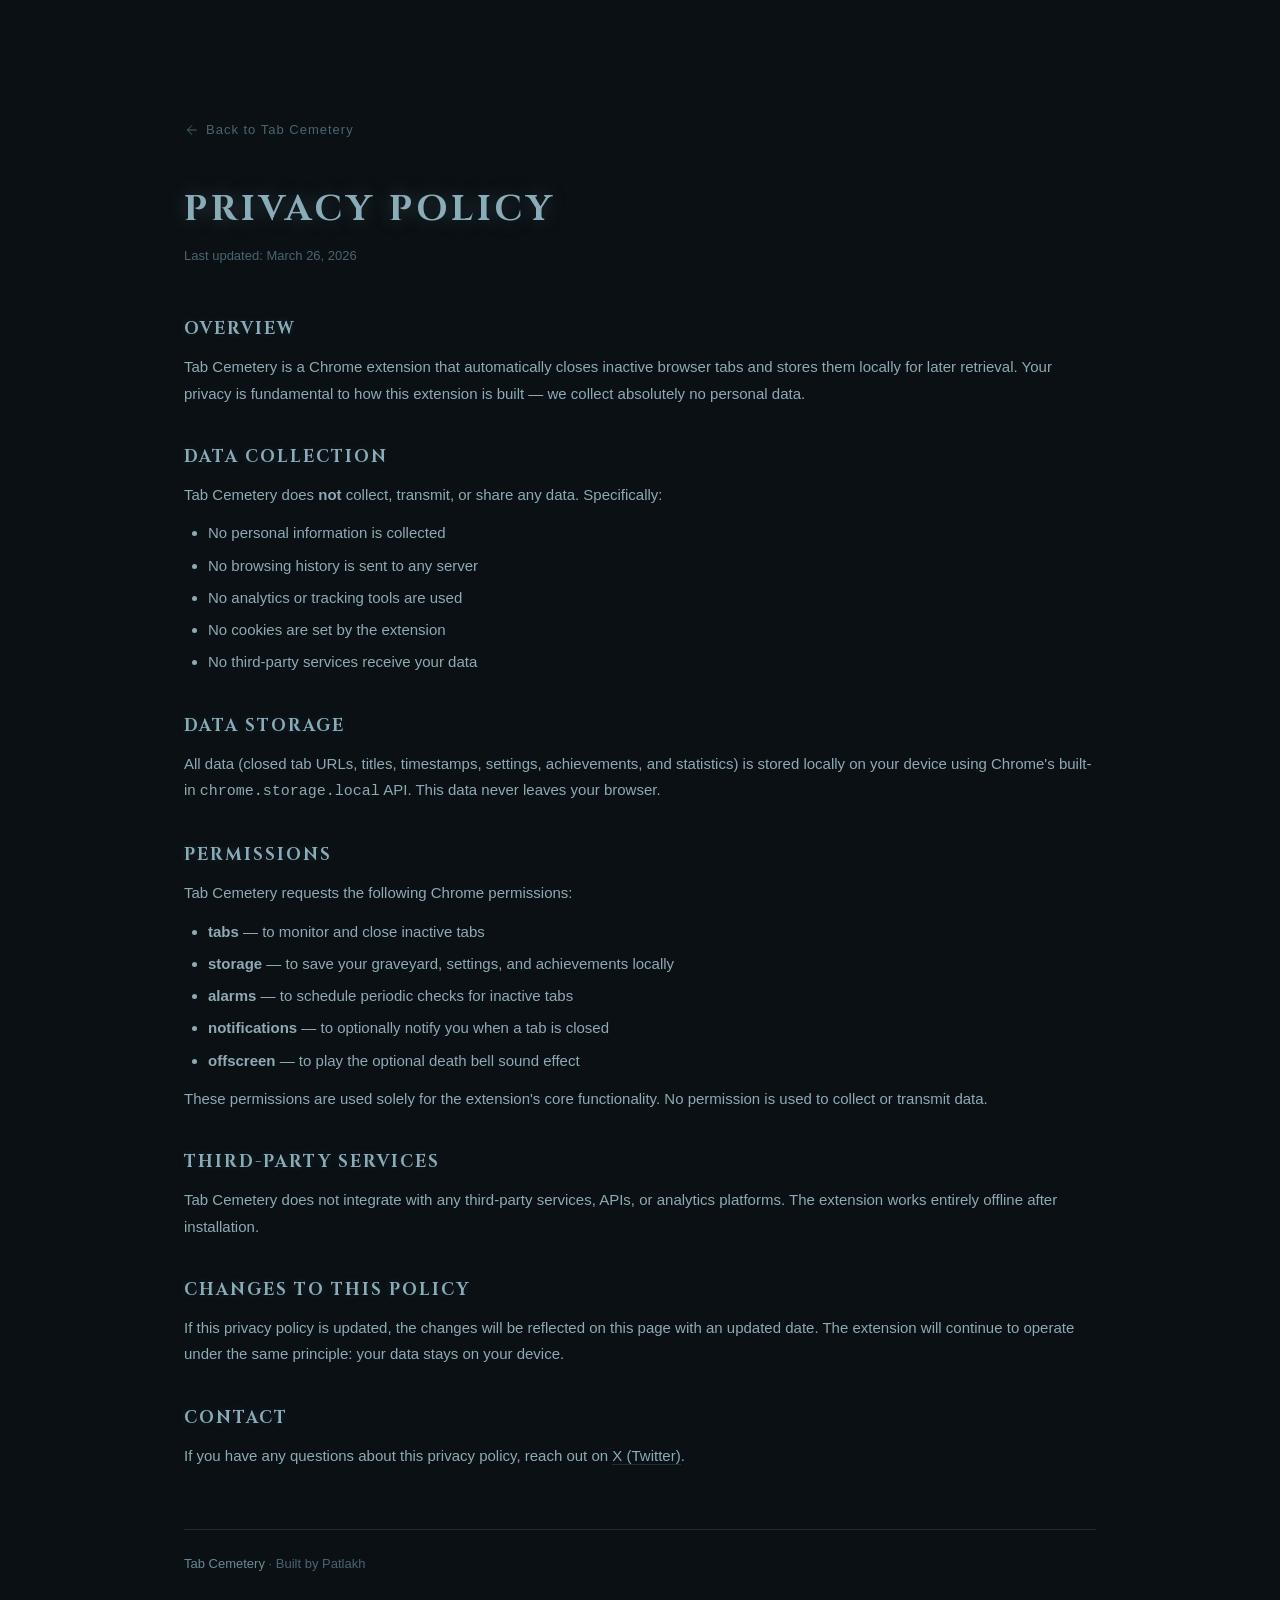
<file: privacy.html>
<!DOCTYPE html>
<html lang="en">
<head>
  <meta charset="UTF-8">
  <meta name="viewport" content="width=device-width, initial-scale=1.0">
  <title>Privacy Policy — Tab Cemetery</title>
  <meta name="description" content="Privacy Policy for the Tab Cemetery Chrome extension.">
  <link rel="stylesheet" href="style.css">
  <link rel="icon" type="image/png" href="icons/icon32.png">
  <style>
    .privacy-page {
      padding: 120px 0 80px;
      min-height: 100vh;
    }

    .privacy-back {
      display: inline-flex;
      align-items: center;
      gap: 6px;
      color: var(--text-muted);
      text-decoration: none;
      font-size: 13px;
      letter-spacing: 1px;
      margin-bottom: 40px;
      transition: color 0.2s;
    }

    .privacy-back:hover {
      color: var(--accent);
    }

    .privacy-back svg {
      width: 16px;
      height: 16px;
    }

    .privacy-title {
      font-family: var(--font-gothic);
      font-weight: 700;
      font-size: clamp(24px, 4vw, 36px);
      color: var(--accent);
      letter-spacing: 4px;
      text-transform: uppercase;
      margin-bottom: 8px;
      text-shadow: 0 0 20px rgba(138, 172, 184, 0.3);
    }

    .privacy-updated {
      font-size: 13px;
      color: var(--text-muted);
      margin-bottom: 48px;
    }

    .privacy-section {
      margin-bottom: 36px;
    }

    .privacy-section h2 {
      font-family: var(--font-gothic);
      font-weight: 700;
      font-size: 17px;
      color: var(--accent);
      letter-spacing: 2px;
      text-transform: uppercase;
      margin-bottom: 12px;
      text-shadow: 0 0 10px rgba(138, 172, 184, 0.2);
    }

    .privacy-section p,
    .privacy-section ul {
      font-size: 15px;
      color: var(--text);
      line-height: 1.75;
      margin-bottom: 12px;
    }

    .privacy-section ul {
      padding-left: 24px;
    }

    .privacy-section li {
      margin-bottom: 6px;
    }

    .privacy-section a {
      color: var(--accent);
      text-decoration: none;
      border-bottom: 1px solid var(--border);
      transition: border-color 0.2s;
    }

    .privacy-section a:hover {
      border-color: var(--accent);
    }

    .privacy-footer {
      margin-top: 60px;
      padding-top: 24px;
      border-top: 1px solid var(--border);
      font-size: 13px;
      color: var(--text-muted);
    }

    .privacy-footer a {
      color: var(--text-dim);
      text-decoration: none;
      transition: color 0.2s;
    }

    .privacy-footer a:hover {
      color: var(--accent);
    }
  </style>
</head>
<body>

  <div class="privacy-page">
    <div class="container">

      <a href="index.html" class="privacy-back">
        <svg viewBox="0 0 24 24" fill="none" stroke="currentColor" stroke-width="1.5"><path d="M19 12H5M5 12l7-7M5 12l7 7"/></svg>
        Back to Tab Cemetery
      </a>

      <h1 class="privacy-title">Privacy Policy</h1>
      <p class="privacy-updated">Last updated: March 26, 2026</p>

      <div class="privacy-section">
        <h2>Overview</h2>
        <p>Tab Cemetery is a Chrome extension that automatically closes inactive browser tabs and stores them locally for later retrieval. Your privacy is fundamental to how this extension is built — we collect absolutely no personal data.</p>
      </div>

      <div class="privacy-section">
        <h2>Data Collection</h2>
        <p>Tab Cemetery does <strong>not</strong> collect, transmit, or share any data. Specifically:</p>
        <ul>
          <li>No personal information is collected</li>
          <li>No browsing history is sent to any server</li>
          <li>No analytics or tracking tools are used</li>
          <li>No cookies are set by the extension</li>
          <li>No third-party services receive your data</li>
        </ul>
      </div>

      <div class="privacy-section">
        <h2>Data Storage</h2>
        <p>All data (closed tab URLs, titles, timestamps, settings, achievements, and statistics) is stored locally on your device using Chrome's built-in <code>chrome.storage.local</code> API. This data never leaves your browser.</p>
      </div>

      <div class="privacy-section">
        <h2>Permissions</h2>
        <p>Tab Cemetery requests the following Chrome permissions:</p>
        <ul>
          <li><strong>tabs</strong> — to monitor and close inactive tabs</li>
          <li><strong>storage</strong> — to save your graveyard, settings, and achievements locally</li>
          <li><strong>alarms</strong> — to schedule periodic checks for inactive tabs</li>
          <li><strong>notifications</strong> — to optionally notify you when a tab is closed</li>
          <li><strong>offscreen</strong> — to play the optional death bell sound effect</li>
        </ul>
        <p>These permissions are used solely for the extension's core functionality. No permission is used to collect or transmit data.</p>
      </div>

      <div class="privacy-section">
        <h2>Third-Party Services</h2>
        <p>Tab Cemetery does not integrate with any third-party services, APIs, or analytics platforms. The extension works entirely offline after installation.</p>
      </div>

      <div class="privacy-section">
        <h2>Changes to This Policy</h2>
        <p>If this privacy policy is updated, the changes will be reflected on this page with an updated date. The extension will continue to operate under the same principle: your data stays on your device.</p>
      </div>

      <div class="privacy-section">
        <h2>Contact</h2>
        <p>If you have any questions about this privacy policy, reach out on <a href="https://x.com/meowmiauwmeow" target="_blank" rel="noopener">X (Twitter)</a>.</p>
      </div>

      <div class="privacy-footer">
        <a href="index.html">Tab Cemetery</a> · Built by Patlakh
      </div>

    </div>
  </div>

</body>
</html>
</file>
<file: style.css>
@font-face {
  font-family: 'Cinzel';
  src: url('fonts/cinzel.woff2') format('woff2');
  font-weight: 400 700;
  font-style: normal;
  font-display: swap;
}

:root {
  --bg: #0a1014;
  --bg-card: rgba(12, 20, 24, 0.85);
  --bg-card-solid: #111b20;
  --border: #1e2e34;
  --border-light: #2a3e46;
  --text: #8eaab4;
  --text-dim: #678a94;
  --text-muted: #4a6570;
  --accent: #8aacb8;
  --accent-dim: #5a7a88;
  --teal: #3a6878;
  --teal-glow: rgba(58, 104, 120, 0.35);
  --font-gothic: 'Cinzel', 'Georgia', 'Times New Roman', serif;
  --font-body: -apple-system, BlinkMacSystemFont, 'Segoe UI', Roboto, Helvetica, Arial, sans-serif;
}

*, *::before, *::after {
  margin: 0;
  padding: 0;
  box-sizing: border-box;
}

html {
  scroll-behavior: smooth;
  -webkit-font-smoothing: antialiased;
  -moz-osx-font-smoothing: grayscale;
}

body {
  background: var(--bg);
  color: var(--text);
  font-family: var(--font-body);
  font-size: 16px;
  line-height: 1.6;
  overflow-x: hidden;
}

body::-webkit-scrollbar { width: 6px; }
body::-webkit-scrollbar-track { background: var(--bg); }
body::-webkit-scrollbar-thumb { background: var(--border); border-radius: 3px; }
body::-webkit-scrollbar-thumb:hover { background: var(--text-muted); }

.container {
  max-width: 960px;
  margin: 0 auto;
  padding: 0 24px;
}

/* ════════════════════════════════════════
   BACKGROUND PHOTO SECTIONS
   ════════════════════════════════════════ */

.has-bg-photo {
  position: relative;
  background-size: cover;
  background-position: center;
  background-repeat: no-repeat;
  background-attachment: fixed;
}

.has-bg-photo::before {
  content: '';
  position: absolute;
  inset: 0;
  background:
    linear-gradient(to bottom,
      var(--bg) 0%,
      rgba(10, 16, 20, 0.75) 8%,
      rgba(10, 16, 20, 0.65) 50%,
      rgba(10, 16, 20, 0.75) 92%,
      var(--bg) 100%
    );
  z-index: 0;
  pointer-events: none;
}

.has-bg-photo > .container {
  position: relative;
  z-index: 1;
}

/* ════════════════════════════════════════
   SCROLL ANIMATIONS
   ════════════════════════════════════════ */

.fade-in {
  opacity: 0;
  transform: translateY(30px);
  transition: opacity 0.7s ease, transform 0.7s ease;
}

.fade-in.visible {
  opacity: 1;
  transform: translateY(0);
}

/* ════════════════════════════════════════
   HERO
   ════════════════════════════════════════ */

.hero {
  position: relative;
  min-height: 100vh;
  min-height: 100dvh;
  display: flex;
  align-items: center;
  justify-content: center;
  overflow: hidden;
  background: url('images/cemetery-hero.png') center center / cover no-repeat;
}

.hero-bg {
  position: absolute;
  inset: 0;
  pointer-events: none;
  background:
    radial-gradient(ellipse at center 40%, rgba(10, 16, 20, 0.3) 0%, rgba(10, 16, 20, 0.85) 70%),
    linear-gradient(to bottom, rgba(10, 16, 20, 0.2) 0%, rgba(10, 16, 20, 0.6) 60%, var(--bg) 100%);
}

.hero-glow {
  position: absolute;
  border-radius: 50%;
}

.hero-glow--1 {
  top: 20%;
  left: 50%;
  transform: translate(-50%, -50%);
  width: 700px;
  height: 700px;
  background: radial-gradient(circle, rgba(58, 104, 120, 0.18) 0%, transparent 70%);
  animation: glowPulse 6s ease-in-out infinite;
}

.hero-glow--2 {
  bottom: -20%;
  left: 50%;
  transform: translateX(-50%);
  width: 1000px;
  height: 500px;
  background: radial-gradient(ellipse, rgba(58, 104, 120, 0.08) 0%, transparent 70%);
}

@keyframes glowPulse {
  0%, 100% { opacity: 1; }
  50% { opacity: 0.5; }
}

/* Ghost tabs floating */
.ghost-tabs {
  position: absolute;
  inset: 0;
  z-index: 1;
  pointer-events: none;
  transition: opacity 0.1s linear;
}

.ghost-tab {
  position: absolute;
  display: inline-flex;
  align-items: center;
  gap: 8px;
  padding: 8px 14px;
  background: rgba(18, 28, 32, 0.7);
  border: 1px solid rgba(58, 104, 120, 0.2);
  border-radius: 8px;
  font-size: 12px;
  color: var(--text-muted);
  white-space: nowrap;
  backdrop-filter: blur(6px);
  -webkit-backdrop-filter: blur(6px);
  filter: grayscale(1);
  opacity: 0.5;
  animation: ghostFloat 6s ease-in-out infinite;
}

.ghost-tab-icon {
  width: 16px;
  height: 16px;
  border-radius: 2px;
  filter: grayscale(1) brightness(0.6);
}

.ghost-tab--left:nth-child(1) { animation-delay: 0s; transform: rotate(-3deg); }
.ghost-tab--left:nth-child(2) { animation-delay: 1.2s; transform: rotate(2deg); }
.ghost-tab--left:nth-child(3) { animation-delay: 0.6s; transform: rotate(-1deg); }
.ghost-tab--left:nth-child(4) { animation-delay: 1.8s; transform: rotate(3deg); }
.ghost-tab--left:nth-child(5) { animation-delay: 0.3s; transform: rotate(-2deg); }
.ghost-tab--right:nth-child(6) { animation-delay: 0.8s; transform: rotate(2deg); }
.ghost-tab--right:nth-child(7) { animation-delay: 1.5s; transform: rotate(-3deg); }
.ghost-tab--right:nth-child(8) { animation-delay: 0.4s; transform: rotate(1deg); }
.ghost-tab--right:nth-child(9) { animation-delay: 1.1s; transform: rotate(-2deg); }
.ghost-tab--right:nth-child(10) { animation-delay: 1.7s; transform: rotate(3deg); }

@keyframes ghostFloat {
  0%, 100% { translate: 0 0; }
  50% { translate: 0 -8px; }
}

@media (max-width: 900px) {
  .ghost-tabs { display: none; }
}

.hero-content {
  position: relative;
  z-index: 2;
  text-align: center;
  padding: 40px 24px;
}

.hero-candles {
  margin-bottom: 24px;
}

.candles-svg {
  width: 200px;
  height: 120px;
  display: block;
  margin: 0 auto;
  filter: drop-shadow(0 0 20px rgba(90, 138, 152, 0.3));
}

.hero-logo {
  width: 240px;
  height: auto;
  display: block;
  margin: 0 auto 20px;
  filter:
    drop-shadow(0 0 6px rgba(138, 172, 184, 0.7))
    drop-shadow(0 0 20px rgba(90, 138, 152, 0.4))
    drop-shadow(0 0 40px rgba(58, 104, 120, 0.2));
  animation: logoFloat 4s ease-in-out infinite;
}

@keyframes logoFloat {
  0%, 100% { transform: translateY(0); }
  50% { transform: translateY(-8px); }
}

.hero-title {
  font-family: var(--font-gothic);
  font-weight: 700;
  font-size: clamp(32px, 6vw, 56px);
  color: var(--accent);
  letter-spacing: 6px;
  text-transform: uppercase;
  text-shadow:
    0 0 30px rgba(138, 172, 184, 0.5),
    0 0 60px rgba(58, 104, 120, 0.2),
    0 2px 20px rgba(0, 0, 0, 0.8);
  margin-bottom: 12px;
  line-height: 1.15;
}

.hero-tagline {
  font-family: var(--font-gothic);
  font-size: clamp(13px, 2vw, 16px);
  color: var(--text-dim);
  letter-spacing: 3px;
  text-transform: uppercase;
  margin-bottom: 20px;
  text-shadow: 0 1px 10px rgba(0, 0, 0, 0.7);
}

.hero-sub {
  font-size: clamp(14px, 1.8vw, 17px);
  color: var(--text);
  max-width: 520px;
  margin: 0 auto 36px;
  line-height: 1.7;
  text-shadow: 0 1px 8px rgba(0, 0, 0, 0.6);
}

.hero-cta {
  display: inline-flex;
  align-items: center;
  gap: 10px;
  font-family: var(--font-gothic);
  font-weight: 700;
  font-size: 13px;
  color: var(--accent);
  letter-spacing: 3px;
  text-transform: uppercase;
  text-decoration: none;
  padding: 14px 32px;
  border: 1px solid var(--accent-dim);
  border-radius: 8px;
  transition: all 0.4s;
  cursor: pointer;
  background: rgba(10, 16, 20, 0.5);
  backdrop-filter: blur(8px);
  -webkit-backdrop-filter: blur(8px);
}

.hero-cta:hover {
  background: rgba(58, 104, 120, 0.2);
  border-color: var(--accent);
  box-shadow: 0 0 30px rgba(58, 104, 120, 0.3), 0 0 60px rgba(58, 104, 120, 0.1);
  text-shadow: 0 0 12px rgba(138, 172, 184, 0.5);
  transform: translateY(-2px);
}

.cta-chrome-icon {
  width: 20px;
  height: 20px;
  flex-shrink: 0;
}

.hero-scroll-hint {
  position: absolute;
  bottom: 16px;
  left: 50%;
  transform: translateX(-50%);
  color: var(--text-muted);
  animation: scrollBounce 2s ease-in-out infinite;
  z-index: 1;
  pointer-events: none;
}

.hero-scroll-hint svg {
  width: 24px;
  height: 24px;
}

@keyframes scrollBounce {
  0%, 100% { transform: translateX(-50%) translateY(0); opacity: 0.6; }
  50% { transform: translateX(-50%) translateY(8px); opacity: 0.3; }
}

/* ════════════════════════════════════════
   SECTIONS
   ════════════════════════════════════════ */

.section {
  padding: 100px 0;
  position: relative;
}

.section-title {
  font-family: var(--font-gothic);
  font-weight: 700;
  font-size: clamp(22px, 4vw, 32px);
  color: var(--accent);
  letter-spacing: 4px;
  text-transform: uppercase;
  text-align: center;
  margin-bottom: 8px;
  text-shadow: 0 0 20px rgba(138, 172, 184, 0.3);
}

.section-subtitle {
  text-align: center;
  color: var(--text-muted);
  font-size: 15px;
  margin-bottom: 48px;
}

/* ════════════════════════════════════════
   HERO DEMO
   ════════════════════════════════════════ */

.hero-demo {
  margin: 32px auto 36px;
  display: flex;
  justify-content: center;
}

.demo-phone {
  position: relative;
  width: 280px;
  border-radius: 18px;
  overflow: hidden;
  border: 2px solid var(--border-light);
  box-shadow:
    0 8px 60px rgba(0, 0, 0, 0.5),
    0 0 80px rgba(58, 104, 120, 0.12);
  transition: box-shadow 0.4s ease, transform 0.4s ease;
}

.demo-phone:hover {
  transform: translateY(-4px);
  box-shadow:
    0 16px 80px rgba(0, 0, 0, 0.6),
    0 0 100px rgba(58, 104, 120, 0.2);
}

.demo-gif {
  width: 100%;
  height: auto;
  display: block;
}

/* ════════════════════════════════════════
   HOW IT WORKS — bg-fog-gravestones
   ════════════════════════════════════════ */

.how-it-works {
  background-image: url('images/bg-fog-gravestones.png');
}

.steps-grid {
  display: grid;
  grid-template-columns: repeat(3, 1fr);
  gap: 20px;
}

.step-card {
  background: var(--bg-card);
  backdrop-filter: blur(10px);
  -webkit-backdrop-filter: blur(10px);
  border: 1px solid var(--border);
  border-radius: 12px;
  overflow: hidden;
  transition: border-color 0.3s, transform 0.3s, box-shadow 0.3s;
}

.step-card:hover {
  border-color: var(--accent-dim);
  transform: translateY(-4px);
  box-shadow: 0 8px 30px rgba(58, 104, 120, 0.15);
}

.step-card:nth-child(2) { transition-delay: 0.06s; }
.step-card:nth-child(3) { transition-delay: 0.12s; }
.step-card:nth-child(4) { transition-delay: 0.18s; }
.step-card:nth-child(5) { transition-delay: 0.24s; }
.step-card:nth-child(6) { transition-delay: 0.30s; }

.step-card-img {
  width: 100%;
  height: auto;
  display: block;
}

.step-card-body {
  padding: 16px 18px 18px;
  border-top: 1px solid var(--border);
}

.step-card-title {
  font-family: var(--font-gothic);
  font-weight: 700;
  font-size: 14px;
  color: var(--accent);
  letter-spacing: 1.5px;
  text-transform: uppercase;
  margin-bottom: 6px;
  text-shadow: 0 0 12px rgba(138, 172, 184, 0.25);
}

.step-card-desc {
  font-size: 13px;
  color: var(--text-dim);
  line-height: 1.55;
}

/* ════════════════════════════════════════
   FEATURES — bg-fog-trees
   ════════════════════════════════════════ */

.features {
  background-image: url('images/bg-fog-trees.png');
}

.features-grid {
  display: grid;
  grid-template-columns: repeat(4, 1fr);
  gap: 16px;
}

.feature-card {
  background: var(--bg-card);
  backdrop-filter: blur(10px);
  -webkit-backdrop-filter: blur(10px);
  border: 1px solid var(--border);
  border-radius: 10px;
  padding: 28px 20px;
  text-align: center;
  transition: border-color 0.3s, transform 0.3s, box-shadow 0.3s, opacity 0.7s ease, translate 0.7s ease;
}

.feature-card:nth-child(2) { transition-delay: 0.08s; }
.feature-card:nth-child(3) { transition-delay: 0.16s; }
.feature-card:nth-child(4) { transition-delay: 0.24s; }
.feature-card:nth-child(5) { transition-delay: 0.32s; }
.feature-card:nth-child(6) { transition-delay: 0.40s; }
.feature-card:nth-child(7) { transition-delay: 0.48s; }
.feature-card:nth-child(8) { transition-delay: 0.56s; }

.feature-card:hover {
  border-color: var(--accent-dim);
  transform: translateY(-4px);
  box-shadow: 0 8px 30px rgba(58, 104, 120, 0.2);
}

.feature-icon {
  width: 48px;
  height: 48px;
  margin: 0 auto 14px;
  color: var(--accent);
  display: flex;
  align-items: center;
  justify-content: center;
}

.feature-icon svg {
  width: 32px;
  height: 32px;
}

.feature-title {
  font-family: var(--font-gothic);
  font-weight: 700;
  font-size: 14px;
  color: var(--accent);
  letter-spacing: 1.5px;
  text-transform: uppercase;
  margin-bottom: 8px;
}

.feature-desc {
  font-size: 13px;
  color: var(--text-dim);
  line-height: 1.55;
}

/* ════════════════════════════════════════
   THE GRAVEYARD (combined section)
   ════════════════════════════════════════ */

.graveyard-section {
  background-image: url('images/bg-ghost.png');
  overflow: clip;
}

.tombstones-grid {
  display: grid;
  grid-template-columns: repeat(6, 1fr);
  gap: 12px;
  max-width: 660px;
  margin: 0 auto 60px;
}

.tombstone-img {
  width: 100%;
  height: auto;
  border-radius: 8px;
  filter: drop-shadow(0 0 8px rgba(138, 172, 184, 0.2)) grayscale(0.2);
  transition: filter 0.3s, transform 0.3s;
  cursor: default;
}

.tombstone-img:hover {
  filter: drop-shadow(0 0 16px rgba(138, 172, 184, 0.4)) grayscale(0);
  transform: scale(1.08);
}

.big-phrase {
  font-family: var(--font-gothic);
  font-size: clamp(20px, 3.5vw, 30px);
  color: var(--accent);
  text-align: center;
  font-style: italic;
  letter-spacing: 2px;
  line-height: 1.5;
  max-width: 700px;
  margin: 0 auto 56px;
  text-shadow:
    0 0 30px rgba(138, 172, 184, 0.4),
    0 2px 15px rgba(0, 0, 0, 0.7);
  transition: opacity 0.6s ease;
  border: none;
  padding: 0;
  position: relative;
  z-index: 1;
}

.graveyard-epitaphs-label {
  font-family: var(--font-gothic);
  font-size: 12px;
  color: var(--text-muted);
  letter-spacing: 4px;
  text-transform: uppercase;
  text-align: center;
  margin-bottom: 24px;
  position: relative;
  z-index: 1;
}

.epitaphs-carousel {
  display: flex;
  gap: 16px;
  animation: scrollCarousel 40s linear infinite;
  width: max-content;
  position: relative;
  z-index: 1;
  will-change: transform;
  -webkit-backface-visibility: hidden;
  backface-visibility: hidden;
}

.epitaphs-carousel:hover {
  animation-play-state: paused;
}

@keyframes scrollCarousel {
  0% { transform: translateX(0); }
  100% { transform: translateX(calc(-1 * var(--scroll-width, 50%))); }
}

.epitaph-card {
  flex-shrink: 0;
  width: 260px;
  background: var(--bg-card);
  backdrop-filter: blur(10px);
  -webkit-backdrop-filter: blur(10px);
  border: 1px solid var(--border);
  border-radius: 10px;
  padding: 24px 20px;
  transition: border-color 0.3s;
}

.epitaph-card:hover {
  border-color: var(--accent-dim);
}

.epitaph-domain {
  display: block;
  font-size: 11px;
  color: var(--text-muted);
  letter-spacing: 1px;
  text-transform: uppercase;
  margin-bottom: 10px;
}

.epitaph-text {
  font-family: var(--font-gothic);
  font-size: 15px;
  color: var(--text);
  font-style: italic;
  line-height: 1.5;
  text-shadow: 0 0 10px rgba(138, 172, 184, 0.15);
}

/* ════════════════════════════════════════
   CREATOR — cemetery-hero
   ════════════════════════════════════════ */

.creator-section {
  background: var(--bg);
  padding-bottom: 100px;
}

.creator-cta-block {
  background: var(--bg-card-solid);
  border: 1px solid var(--border);
  border-radius: 16px;
  box-shadow: 0 0 50px rgba(58, 104, 120, 0.08);
  overflow: hidden;
}

.creator-card {
  display: flex;
  gap: 40px;
  align-items: center;
  padding: 48px 44px;
}

.cta-inline {
  text-align: center;
  padding: 40px 44px 48px;
  border-top: 1px solid var(--border);
}

.creator-photo-wrap {
  flex-shrink: 0;
  position: relative;
  width: 260px;
  height: 260px;
  border-radius: 12px;
  overflow: hidden;
  box-shadow:
    0 0 30px rgba(58, 104, 120, 0.2),
    0 0 60px rgba(58, 104, 120, 0.08);
}

.creator-photo {
  width: 100%;
  height: 100%;
  object-fit: cover;
  object-position: center 70%;
  display: block;
  filter: brightness(0.8) contrast(1.1) saturate(0.7);
}

.creator-photo-overlay {
  position: absolute;
  inset: 0;
  background:
    linear-gradient(135deg, rgba(58, 104, 120, 0.15) 0%, transparent 60%),
    linear-gradient(to top, rgba(10, 16, 20, 0.5) 0%, transparent 40%);
  pointer-events: none;
}

.creator-text {
  flex: 1;
  min-width: 0;
}

.creator-label {
  display: block;
  font-size: 11px;
  color: var(--text-muted);
  letter-spacing: 3px;
  text-transform: uppercase;
  margin-bottom: 4px;
}

.creator-name {
  font-family: var(--font-gothic);
  font-weight: 700;
  font-size: 28px;
  color: var(--accent);
  letter-spacing: 3px;
  text-transform: uppercase;
  margin-bottom: 20px;
  text-shadow: 0 0 20px rgba(138, 172, 184, 0.3);
}

.creator-quote {
  font-size: 15px;
  color: var(--text);
  line-height: 1.75;
  border: none;
  padding: 0;
  margin: 0 0 24px;
  font-style: italic;
  position: relative;
  padding-left: 20px;
  border-left: 2px solid var(--accent-dim);
}

.creator-social {
  display: inline-flex;
  align-items: center;
  gap: 6px;
  color: var(--text-dim);
  text-decoration: none;
  font-size: 13px;
  letter-spacing: 0.5px;
  transition: color 0.2s;
}

.creator-social:hover {
  color: var(--accent);
}

.creator-social svg {
  width: 16px;
  height: 16px;
}

.cta-title {
  font-family: var(--font-gothic);
  font-weight: 700;
  font-size: clamp(22px, 4vw, 34px);
  color: var(--accent);
  letter-spacing: 4px;
  text-transform: uppercase;
  margin-bottom: 12px;
  text-shadow: 0 0 20px rgba(138, 172, 184, 0.3);
}

.cta-desc {
  color: var(--text-dim);
  font-size: 15px;
  margin-bottom: 32px;
  max-width: 400px;
  margin-left: auto;
  margin-right: auto;
}

.cta-bottom {
  font-size: 14px;
  padding: 16px 40px;
}

/* ════════════════════════════════════════
   FOOTER
   ════════════════════════════════════════ */

.site-footer {
  padding: 24px 0;
  border-top: 1px solid var(--border);
}

.footer-inner {
  display: flex;
  align-items: center;
  justify-content: center;
  gap: 6px;
}

.footer-text {
  font-size: 13px;
  color: var(--text-muted);
}

.footer-link {
  display: inline-flex;
  align-items: center;
  gap: 5px;
  color: var(--text-dim);
  text-decoration: none;
  font-size: 13px;
  transition: color 0.2s;
}

.footer-link:hover {
  color: var(--accent);
}

.footer-sep {
  color: var(--text-muted);
  font-size: 13px;
}

.footer-x-icon {
  width: 14px;
  height: 14px;
}

/* ════════════════════════════════════════
   RESPONSIVE
   ════════════════════════════════════════ */

@media (max-width: 900px) {
  .features-grid {
    grid-template-columns: repeat(2, 1fr);
  }

  .tombstones-grid {
    grid-template-columns: repeat(4, 1fr);
  }
}

@media (max-width: 700px) {
  .section {
    padding: 70px 0;
  }

  .has-bg-photo {
    background-attachment: scroll;
  }

  .hero {
    background-attachment: scroll;
  }

  .steps-grid {
    grid-template-columns: repeat(2, 1fr);
    gap: 14px;
  }

  .features-grid {
    grid-template-columns: 1fr 1fr;
    gap: 12px;
  }

  .tombstones-grid {
    grid-template-columns: repeat(4, 1fr);
    gap: 10px;
    margin-bottom: 40px;
  }

  .cta-inline {
    padding: 32px 24px 36px;
  }

  .hero-logo {
    width: 180px;
  }

  .graveyard-epitaphs-label,
  .epitaphs-carousel {
    display: none;
  }

  .creator-card {
    flex-direction: column;
    padding: 0;
    text-align: center;
    gap: 0;
    overflow: hidden;
  }

  .creator-photo-wrap {
    width: 100%;
    height: 200px;
    border-radius: 0;
  }

  .creator-text {
    padding: 28px 24px 32px;
  }

  .creator-quote {
    padding-left: 0;
    border-left: none;
    border-top: 2px solid var(--accent-dim);
    padding-top: 16px;
    text-align: left;
  }
}

@media (max-width: 480px) {
  .steps-grid {
    grid-template-columns: 1fr;
    max-width: 320px;
    margin: 0 auto;
  }

  .features-grid {
    grid-template-columns: 1fr;
  }

  .tombstones-grid {
    grid-template-columns: repeat(3, 1fr);
  }

  .hero-cta, .cta-bottom {
    font-size: 11px;
    padding: 12px 24px;
    letter-spacing: 2px;
  }
}
</file>
